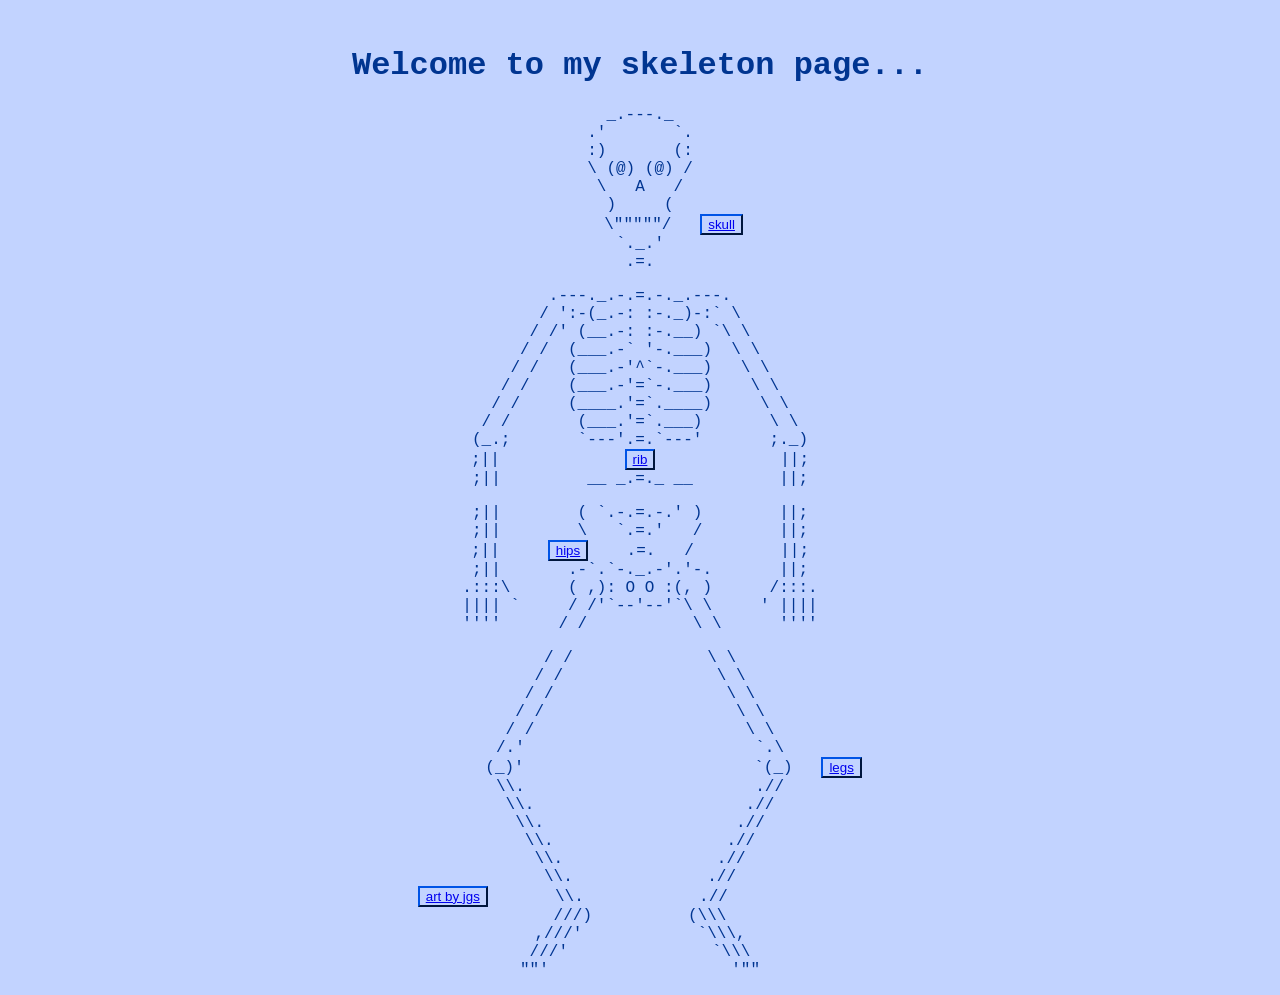
<file: Week2/index.html>
<!DOCTYPE html>
<html>
    <head>
        <title>Skeleton Website</title>
    </head>
    <body style="background-color: #c2d3ff; color: #003591; font-family: 'Courier New', Courier, monospace;">
    <br>
    <h1 style="text-align: center;">
        Welcome to my skeleton page...
    </h1>

    <section class="skull" style="text-align: center;">
        <p id="skull1">   
            _.---._<br>
             .'   &nbsp; &nbsp; &nbsp;   `.<br>
             :) &nbsp;&nbsp;&nbsp;&nbsp;&nbsp; (:<br>
            \ (@) (@) /<br>
            \   &nbsp; A &nbsp;   /<br>
            )  &nbsp;&nbsp;&nbsp;   (<br>
            &nbsp; &nbsp; &nbsp; &nbsp;\"""""/ &nbsp; 
        <button id="skull2" style="background-color: transparent; border-color: #003591; color: #003591"><a href="https://en.wikipedia.org/wiki/Skull" target="_blank">skull</a></button>  <br>
            `._.'<br> 
            .=.
        </p>         
    </section>
    
    <section class="body" style="text-align: center;">
        <p id="body1">
            .---._.-.=.-._.---. <br>
            / ':-(_.-: :-._)-:` \<br>
            / /' (__.-: :-.__) `\ \<br>
            / /  &nbsp;(___.-` '-.___)&nbsp;  \ \<br>
            / / &nbsp;&nbsp;(___.-'^`-.___)&nbsp;&nbsp; \ \<br>
            / /&nbsp; &nbsp; (___.-'=`-.___) &nbsp; &nbsp;\ \<br>
            / / &nbsp; &nbsp; (____.'=`.____)&nbsp; &nbsp; &nbsp;\ \<br>
            / / &nbsp; &nbsp; &nbsp; (___.'=`.___)&nbsp; &nbsp; &nbsp; &nbsp;\ \<br>
            (_.; &nbsp; &nbsp; &nbsp; `---'.=.`---' &nbsp; &nbsp; &nbsp; ;._)<br>
            ;|| &nbsp; &nbsp; &nbsp; &nbsp; &nbsp; &nbsp;  
        <button id="body2" style="background-color: transparent; border-color: #003591; color: #003591"><a href="https://en.wikipedia.org/wiki/Rib" target="_blank">rib</a></button>  
            &nbsp; &nbsp; &nbsp; &nbsp; &nbsp; &nbsp; ||;<br>
            ;|| &nbsp; &nbsp; &nbsp; &nbsp; __  _.=._  __ &nbsp; &nbsp; &nbsp; &nbsp; ||; <br>
        </p>
    </section>
   
    <section class="hips" style="text-align: center;">
        <p id="hips1">
            ;||&nbsp; &nbsp; &nbsp; &nbsp; (&nbsp;`.-.=.-.'&nbsp;) &nbsp; &nbsp; &nbsp; &nbsp;||; <br>
            ;||&nbsp; &nbsp; &nbsp; &nbsp; \  &nbsp;  `.=.'  &nbsp;  /&nbsp; &nbsp; &nbsp; &nbsp; ||;<br>
            ;|| &nbsp; &nbsp;
        <button id="hips2" style="background-color: transparent; border-color: #003591; color: #003591"><a href="https://en.wikipedia.org/wiki/Hip" target="_blank">hips</a></button>
            &nbsp;&nbsp; .=. &nbsp; / &nbsp; &nbsp; &nbsp; &nbsp; ||; <br>
            ;||&nbsp; &nbsp; &nbsp; &nbsp;.-`.`-._.-'.'-.&nbsp; &nbsp; &nbsp; &nbsp;||; <br>
            .:::\ &nbsp; &nbsp; &nbsp;( ,): O O :(, )&nbsp; &nbsp; &nbsp; /:::. <br>
            |||| `&nbsp; &nbsp; &nbsp;/ /'`--'--'`\ \&nbsp; &nbsp; &nbsp;' |||| <br>
            ''''&nbsp; &nbsp; &nbsp; / /&nbsp; &nbsp; &nbsp; &nbsp; &nbsp; &nbsp;\ \&nbsp; &nbsp; &nbsp; '''' <br>
        </p>
    </section>

    <section class="legs" style="text-align: center;">
        <p id="legs1">
            / /&nbsp; &nbsp; &nbsp; &nbsp; &nbsp; &nbsp; &nbsp; \ \<br>
            / /&nbsp; &nbsp; &nbsp; &nbsp; &nbsp; &nbsp; &nbsp; &nbsp; \ \<br>
            / / &nbsp; &nbsp; &nbsp; &nbsp; &nbsp; &nbsp; &nbsp; &nbsp; &nbsp;\ \<br>
            / / &nbsp; &nbsp; &nbsp; &nbsp; &nbsp; &nbsp; &nbsp; &nbsp; &nbsp; &nbsp;\ \<br>
            / / &nbsp; &nbsp; &nbsp; &nbsp; &nbsp; &nbsp; &nbsp; &nbsp; &nbsp; &nbsp; &nbsp;\ \<br>
            /.' &nbsp; &nbsp; &nbsp; &nbsp; &nbsp; &nbsp; &nbsp; &nbsp; &nbsp; &nbsp; &nbsp; &nbsp;`.\<br>
            &nbsp; &nbsp; &nbsp; &nbsp;(_)' &nbsp; &nbsp; &nbsp; &nbsp; &nbsp; &nbsp; &nbsp; &nbsp; &nbsp; &nbsp; &nbsp; &nbsp;`(_) &nbsp; 
    <button id="legs2" style="background-color: transparent; border-color: #003591; color: #003591"><a href="https://en.wikipedia.org/wiki/Human_leg" target="_blank">legs</a></button><br>
            \\. &nbsp; &nbsp; &nbsp; &nbsp; &nbsp; &nbsp; &nbsp; &nbsp; &nbsp; &nbsp; &nbsp; &nbsp;.//<br>
            \\. &nbsp; &nbsp; &nbsp; &nbsp; &nbsp; &nbsp; &nbsp; &nbsp; &nbsp; &nbsp; &nbsp;.//<br>
            \\. &nbsp; &nbsp; &nbsp; &nbsp; &nbsp; &nbsp; &nbsp; &nbsp; &nbsp; &nbsp;.//<br>
            \\. &nbsp; &nbsp; &nbsp; &nbsp; &nbsp; &nbsp; &nbsp; &nbsp; &nbsp;.//<br>
            \\. &nbsp; &nbsp; &nbsp; &nbsp; &nbsp; &nbsp; &nbsp; &nbsp;.//<br>
            \\. &nbsp; &nbsp; &nbsp; &nbsp; &nbsp; &nbsp; &nbsp;.//<br>
    <button id="legs3" style="background-color: transparent; border-color: #003591; color: #003591"><a href="https://www.asciiart.eu/art/2f32ee024b813131" target="_blank">art by jgs</button></a> &nbsp; &nbsp; &nbsp;
            \\. &nbsp; &nbsp; &nbsp; &nbsp; &nbsp; &nbsp;.// &nbsp; &nbsp; &nbsp; &nbsp; &nbsp; &nbsp; &nbsp;<br>
            ///) &nbsp; &nbsp; &nbsp; &nbsp; &nbsp;(\\\<br>
            ,///' &nbsp; &nbsp; &nbsp; &nbsp; &nbsp; &nbsp;`\\\,<br>
            ///'&nbsp; &nbsp; &nbsp; &nbsp; &nbsp; &nbsp; &nbsp; &nbsp;`\\\<br>
            ""' &nbsp; &nbsp; &nbsp; &nbsp; &nbsp; &nbsp; &nbsp; &nbsp; &nbsp; '""<br>
    </section>

    </body>
</html>
</file>
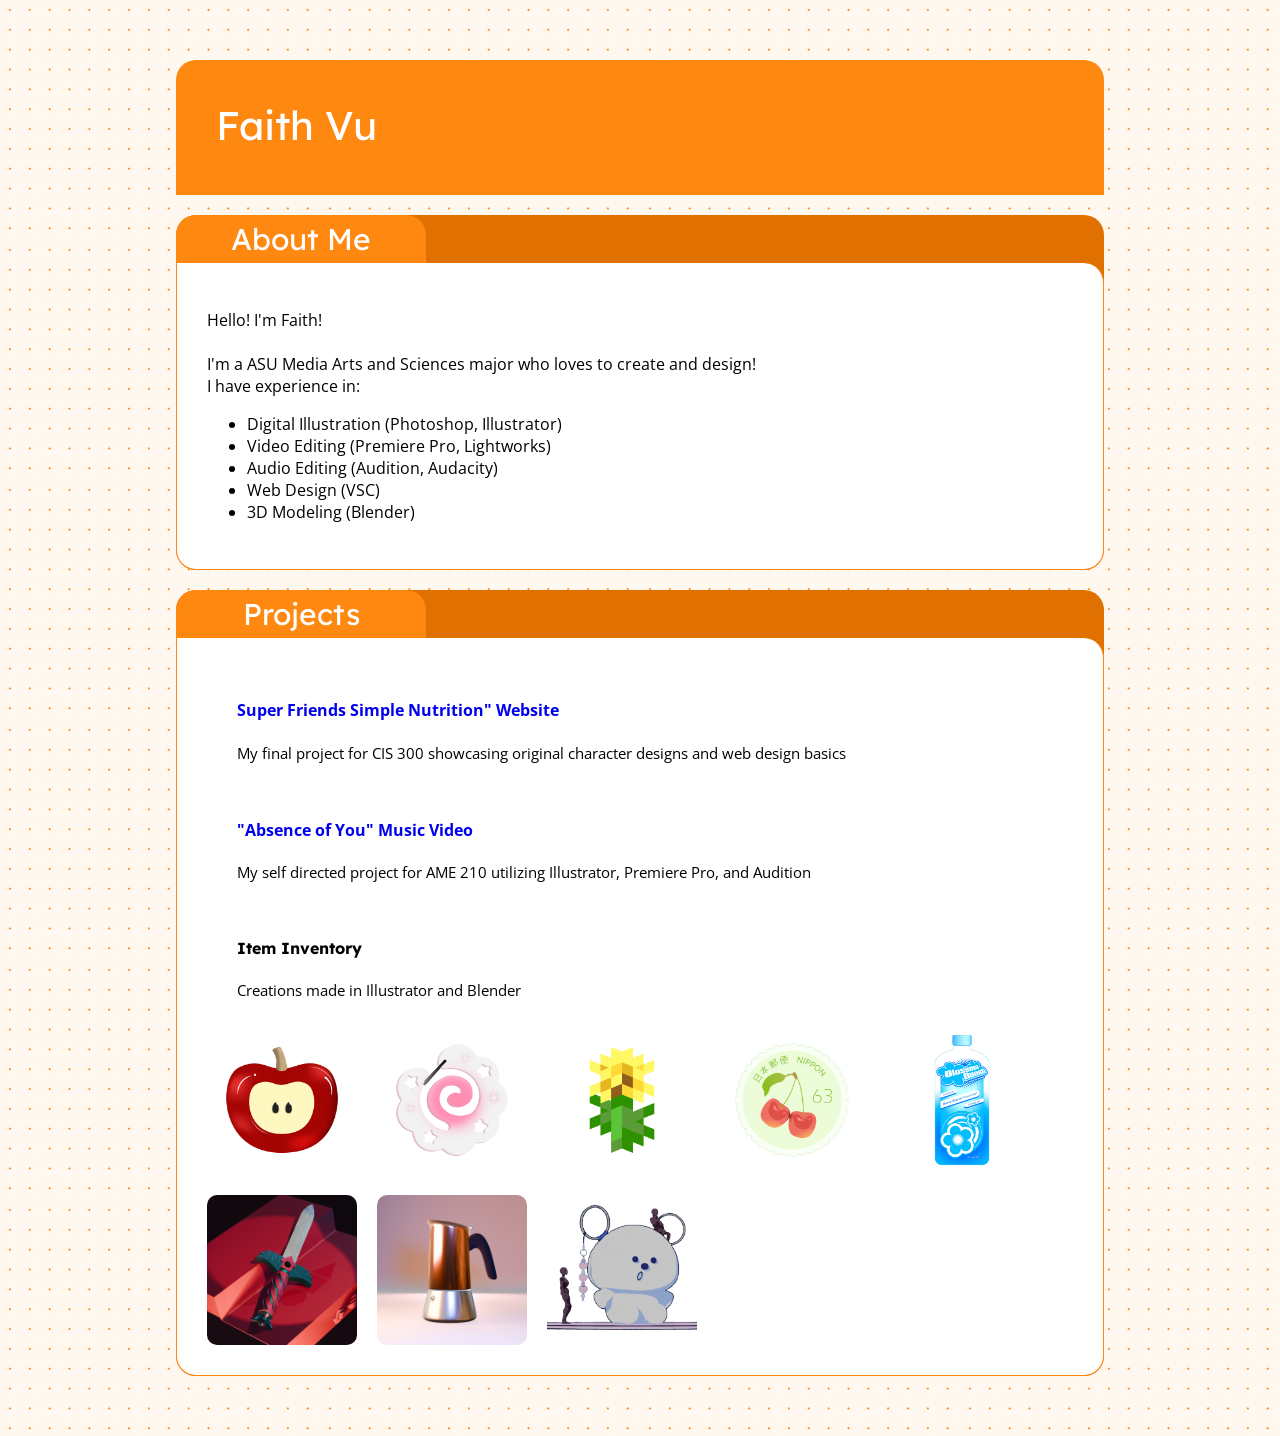
<file: Week3/index.html>
<!DOCTYPE html>
<html lang="en">
<head>
    <meta charset="UTF-8">
    <meta name="viewport" content="width=device-width, initial-scale=1.0">
    <title>Protfolio</title>
    <style>
        @import url('https://fonts.googleapis.com/css2?family=Lexend:wght@400;600;700&family=Open+Sans:wght@400&display=swap');
    </style>
    <link rel="stylesheet" href="styles.css">   
</head>

<body>
    <div id="wrapper">
        <header class="flow_front_header">
            Faith Vu
            <div class="wink">;)</div>
        </header>

        <div class="back-tab">
            <div class="tab">
                    <p class="window-title">About Me</p>
            </div>   
            <div class="white">
                <p>Hello! I'm Faith!<br><br>
                I'm a ASU Media Arts and Sciences major who loves to create and design! <br>
                I have experience in:
                    <ul>
                    <li>Digital Illustration (Photoshop, Illustrator)</li>
                    <li>Video Editing (Premiere Pro, Lightworks)</li>
                    <li>Audio Editing (Audition, Audacity)</li>
                    <li>Web Design (VSC)</li>
                    <li>3D Modeling (Blender)</li>
                    </p>
            </div>
        </div>
            
        <div class="back-tab">
            <div class="tab"> 
                <p class="window-title">Projects</p>
            </div> 
            <div class="white">
                <section class="projects" id="super">
                    <h4><a href="https://faithevu.github.io/" target="_blank">Super Friends Simple Nutrition" Website</a></h4>
                    <p>My final project for CIS 300 showcasing original character designs and web design basics</p>
                </section>
               
                <section class="projects" id="video">
                    <h4><a href="https://drive.google.com/file/d/14I64tSGKcCohI3XY1XJ-_WvQZpNyq6kA/view?usp=sharing" target="_blank">"Absence of You" Music Video</a></h4>
                    <p>My self directed project for AME 210 utilizing Illustrator, Premiere Pro, and Audition</p>
                </section>

            <section class="projects" id="items">
                    <h4>Item Inventory</h4>
                    <p>Creations made in Illustrator and Blender</p>
            </section>
                
                <div class="flow_front">
                    <section>
                        <div class="transition" id="apple">
                            <h6 class="h6">apple</h6></div>
                    </section>
                    <section>
                        <div id="fish">
                            <h6 class="h6">fish</h6></div>
                    </section>
                    <section>
                        <div id="flower">
                            <h6 class="h6">flower</h6></div>
                    </section>
                    <section>
                        <div id="stamp">
                            <h6 class="h6">stamp</h6></div>
                    </section>
                    <section>
                        <div id="drink">
                            <h6 class="h6">drink</h6></div>
                    </section>
                    <section>
                        <div id="knife">
                            <h6 class="h6">knife</h6></div>
                    </section>
                    <section>
                        <div id="coffee">
                            <h6 class="h6">coffee</h6></div>
                    </section>
                    <section>
                        <div id="plush">
                            <h6 class="h6">plush</h6></div>
                    </section>
                </div>
            </div>
        </div>
    </div>

</body>
</html>
</file>
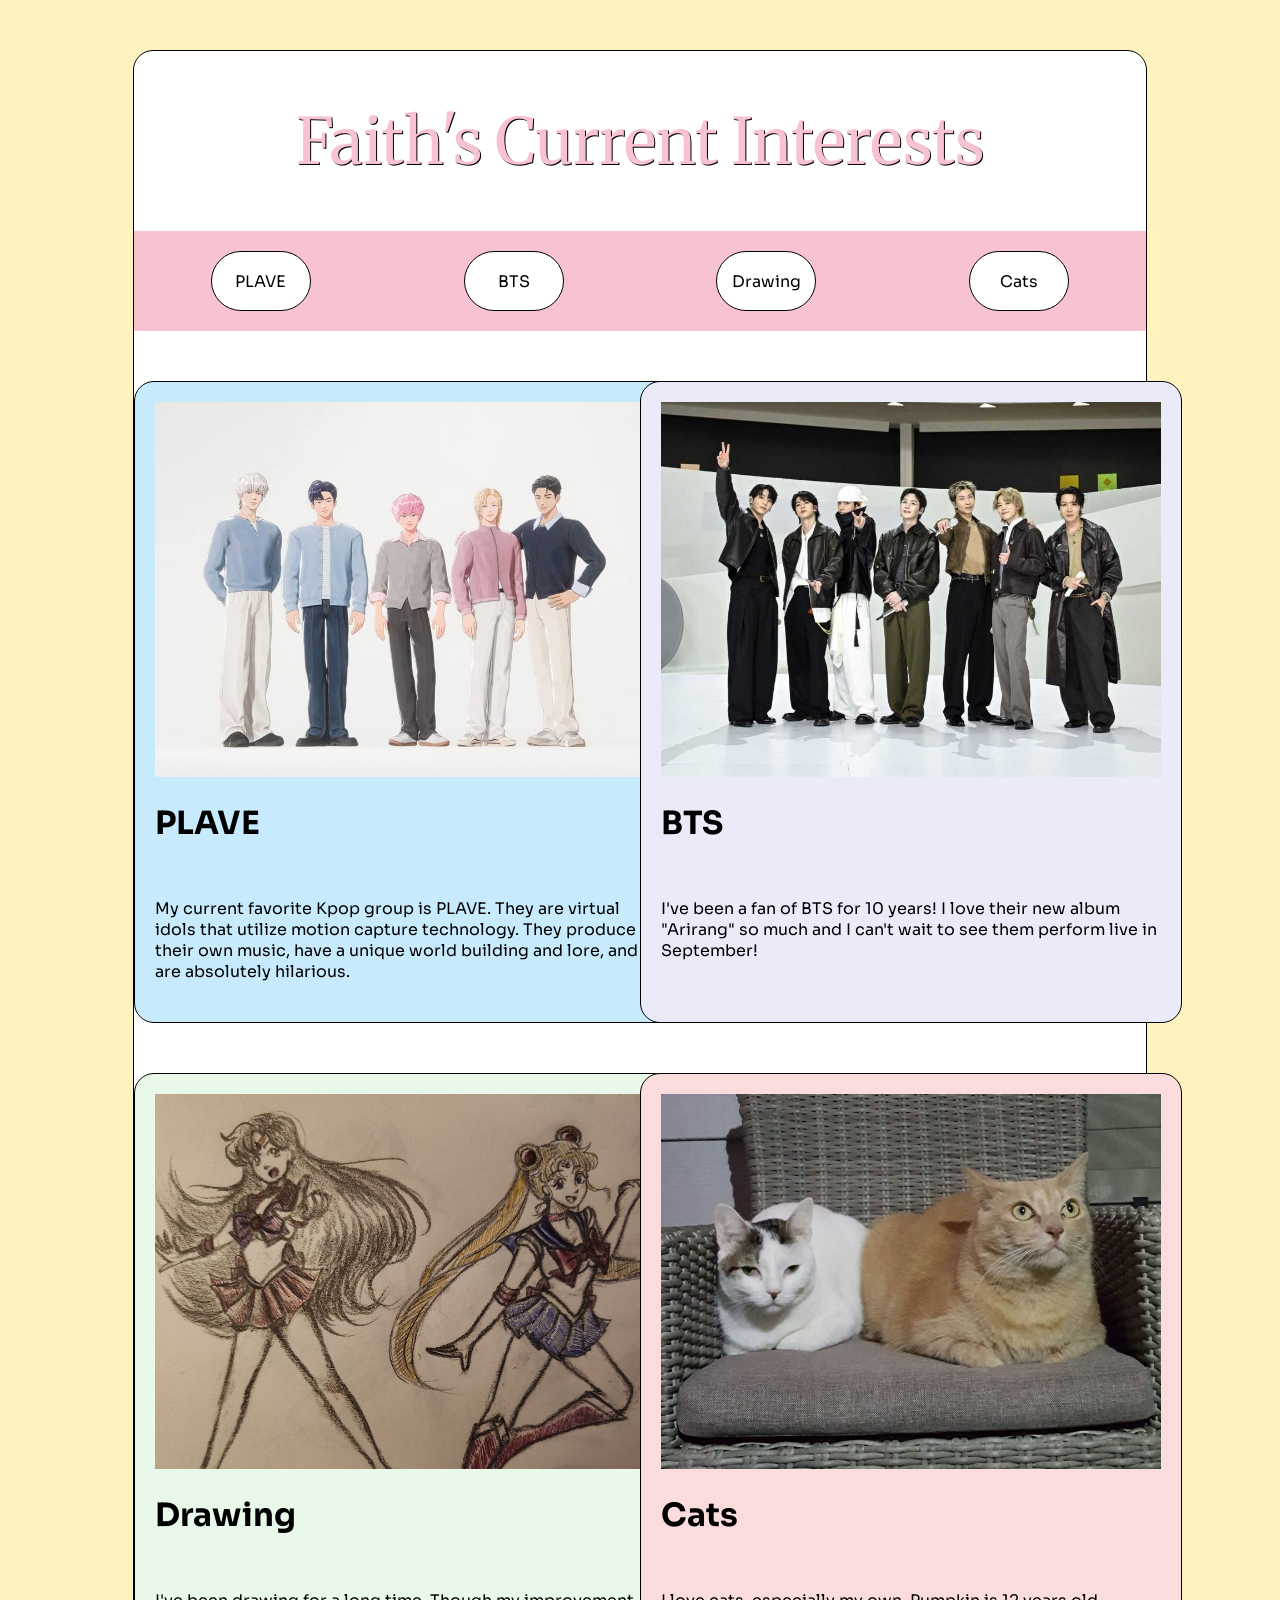
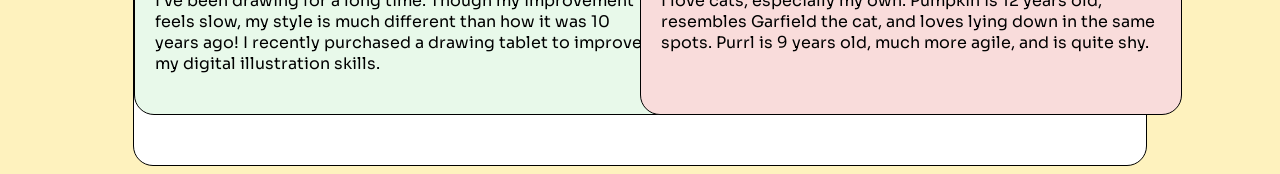
<file: Week4/index.html>
<!DOCTYPE html>
<html lang="en">
<head>
    <meta charset="UTF-8">
    <meta name="viewport" content="width=device-width, initial-scale=1.0">
    <title>My Interests</title>
    <style>
        @import url('https://fonts.googleapis.com/css2?family=Merriweather:wght@400;700&family=Playfair+Display:wght@400;600&family=Sora:wght@400&display=swap');
    </style>
    <link rel="stylesheet" href="styles.css">
</head>

<body>
    <div id="wrapper"> 
        <header>
            Faith's Current Interests
        </header>
        <nav>
          <button>PLAVE</button>
          <button>BTS</button>
          <button>Drawing</button>
          <button>Cats</button>
        </nav>
<div id="main">
    <!-- PLAVE -->
        <div class="card" id="plave">  
            <img class="image-container" src="./assets/plave.jpg" alt="PLAVE">
            <h1><a href="https://vlast.com/plave/" target="_blank">PLAVE</a></h1>
            <p>My current favorite Kpop group is PLAVE. They are virtual idols that utilize motion capture technology. They produce their own music, have a unique world building and lore, and are absolutely hilarious.</p>
        </div>

    <!-- BTS -->
        <div class="card" id="bts">
            <img class="image-container" src="./assets/bts.jpg" alt="BTS">
            <h1><a href="https://ibighit.com/en/bts/profile/" target="_blank">BTS</a></h1>
            <p>I've been a fan of BTS for 10 years! I love their new album "Arirang" so much and I can't wait to see them perform live in September!</p>
        </div>

    <!-- Drawing -->
        <div class="card" id="drawing">
            <img class="image-container" src="./assets/drawing.jpg" alt="Drawing">
            <h1><a href="https://www.famsf.org/learn-engage/read-watch-listen/6-reasons-to-sketch" target="_blank">Drawing</a></h1>
            <p>I've been drawing for a long time. Though my improvement feels slow, my style is much different than how it was 10 years ago! I recently purchased a drawing tablet to improve my digital illustration skills.</p>
        </div>

    <!-- Cats -->   
        <div class="card" id="cats">
            <img class="image-container" src="./assets/cats.jpg" alt="Cats">
            <h1><a href="https://www.youtube.com/watch?v=wFZHP2dsPmU" target="_blank">Cats</a></h1>
            <p>I love cats, especially my own. Pumpkin is 12 years old, resembles Garfield the cat, and loves lying down in the same spots. Purrl is 9 years old, much more agile, and is quite shy.</p>
        </div>
    </div>
</div>
</body>

</html>
</file>
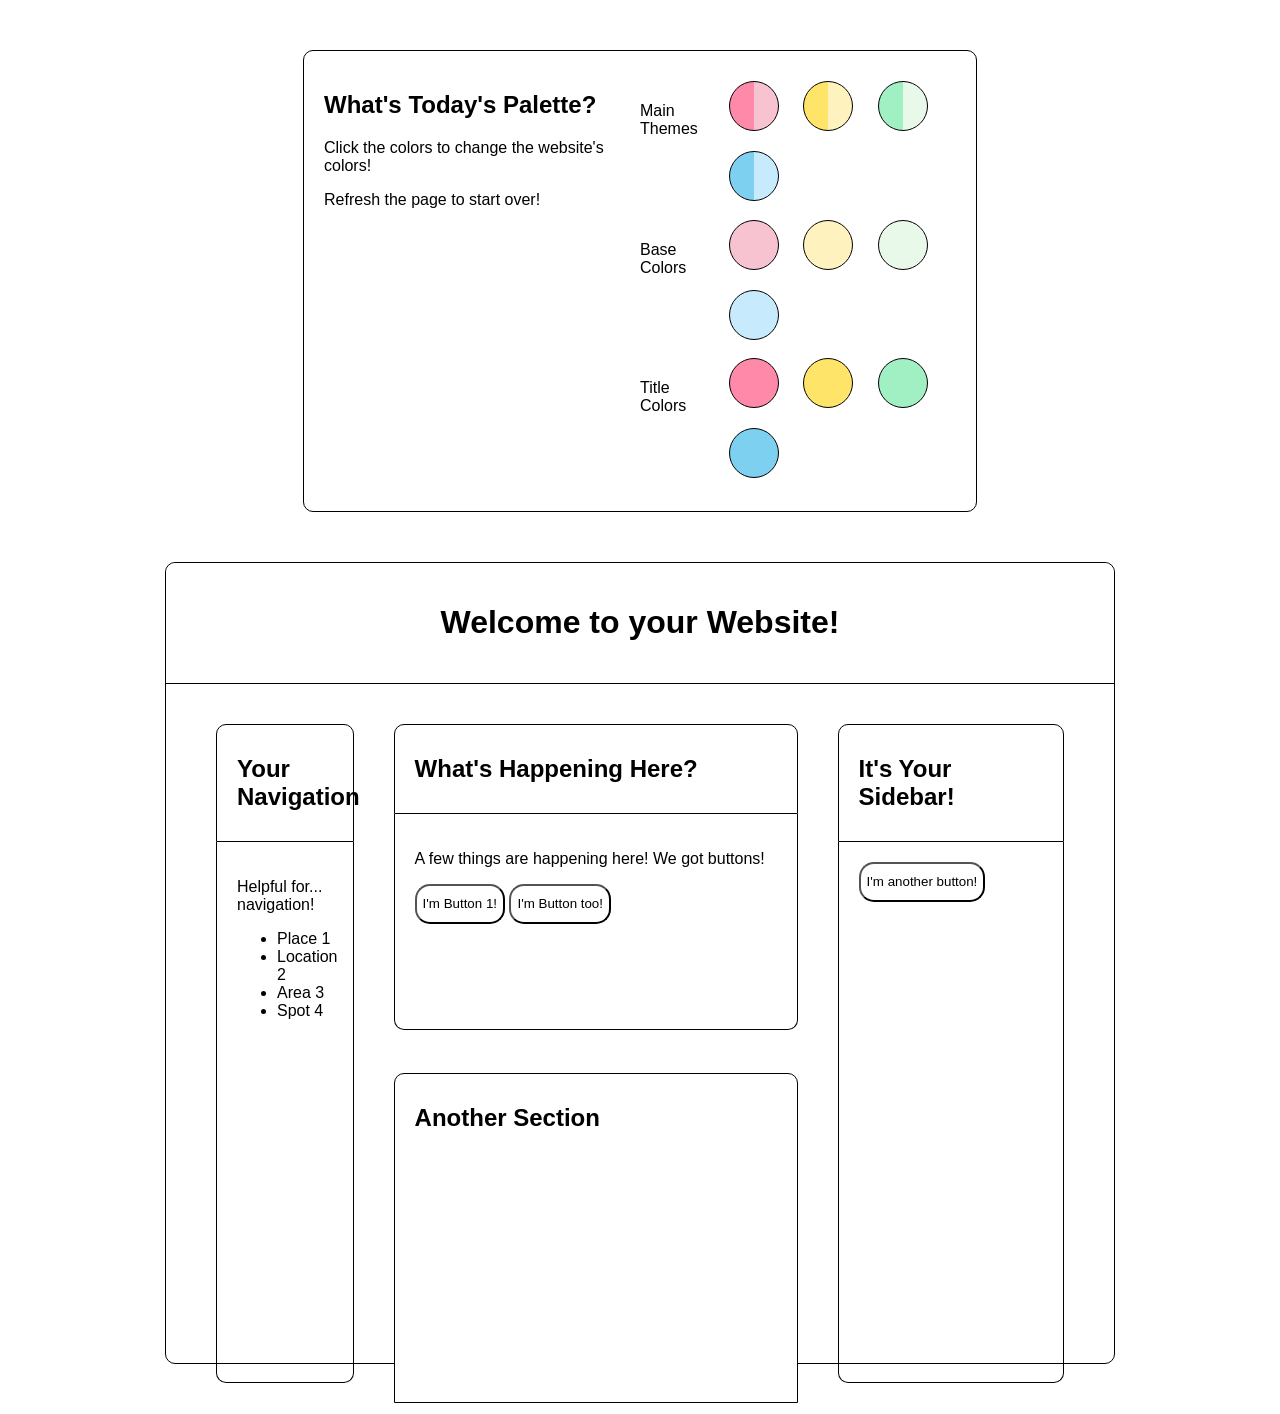
<file: Week6/index.html>
<!DOCTYPE html>
<html lang="en">
<head>
    <meta charset="UTF-8">
    <meta name="viewport" content="width=device-width, initial-scale=1.0">
    <title>Your Palette</title>
    <link rel="stylesheet" href="hw.css">
</head>

<body>

        <div class="section" id="palette-menu">
            <div><h2>What's Today's Palette?</h2>
                <p>Click the colors to change the website's colors!</p>
                <p>Refresh the page to start over!</p>
            </div>
            <div id="palette-choices">
                    <p>Main Themes</p>
                <div>  
                    <button id="pink"></button>
                    <button id="yellow"></button>
                    <button id="green"></button>
                    <button id="blue"></button>
                </div>
                <p>Base Colors</p>
                <div>
                    <button id="base-pink"></button>
                    <button id="base-yellow"></button>
                    <button id="base-green"></button>
                    <button id="base-blue"></button>
                </div>
                <p>Title Colors</p>
                <div>
                    <button id="accent-pink"></button>
                    <button id="accent-yellow"></button>
                    <button id="accent-green"></button>
                    <button id="accent-blue"></button>
                </div>
             </div>
        </div>

    <div id="wrapper">
    <div id="header-container">
        <header>
            <h1 id="welcome">Welcome to your Website!</h1>
        </header>
    </div>
        

    <div id="main">

        <div>
            <div class="title-container">
            <h2>Your Navigation</h2>
            </div>
            <div class="sections" id="nav">
            <p> Helpful for... navigation!</p>
                <ul>
                <li>Place 1</li>
                <li>Location 2</li>
                <li>Area 3</li>
                <li>Spot 4</li>
            </ul>
            </div>
        </div>


        <div id="mid">
            <div>
                <div class="title-container">
                    <h2>What's Happening Here?</h2></div>
                <div class="sections">
                <p>A few things are happening here! We got buttons!</p>
                <button class="buttons">I'm Button 1!</button>
                <button class="buttons">I'm Button too!</button>
            </div> 
            </div>
            
            <div class="title-container">
                <h2>Another Section</h2>
                <div></div>
            </div>
        </div>

        <div >
            <div class="title-container">
                <h2>It's Your Sidebar!</h2>
            </div>
            <div class="sections" id="side">
            <button class="buttons">I'm another button!</button>
            <p id="fortune"></p>
            </div>
            
        </div>

    </div>

</div>

<script src="main.js"></script>

</body>

</html>
</file>
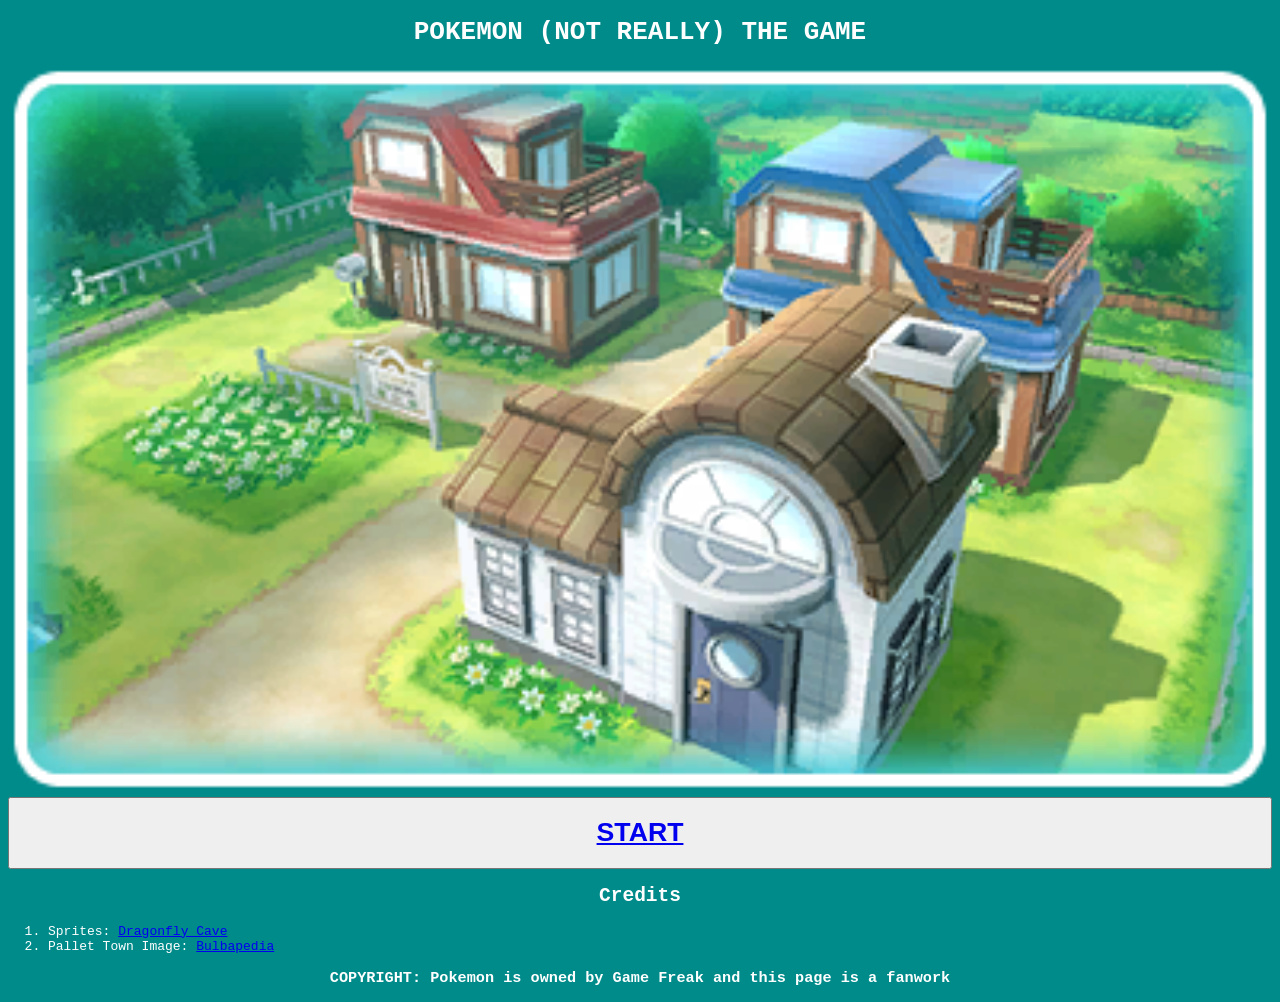
<file: Week2/ourfirstgame/index.html>
<!DOCTYPE html>

<html>

<head>
    <title>OUR FIRST GAME</title>
</head>

<body style="background-color: darkcyan; color: white; font-family: monospace;" >
   
    <h1 style="color: white; text-align: center; font-family: monospace;">POKEMON (NOT REALLY) THE GAME</h1>
   
    <img src="./assets\Pallet_Town_PE.png" aria-label="an image of Pallet Town from Pokemon" style="width:100%"></img>

<button class="start-button" style="width: 100%">
    <h1 style="text-align: center;"><a href="./game.html">START</a></h1>
</button>

    <section id="Credits">
        <h2 style="text-align: center;">Credits</h2>
        <ol>
            <li>Sprites: <a href="https://www.dragonflycave.com/resources/sprite-generator/">Dragonfly Cave</a></li>
            <li>Pallet Town Image: <a href="https://bulbapedia.bulbagarden.net/wiki/Pallet_Town">Bulbapedia</a></li>
        </ol>

    </section>

    <h3 style="color: white; text-align: center; font-family: monospace;">COPYRIGHT: Pokemon is owned by Game Freak and this page is a fanwork</h3>

</body>

</html>
</file>
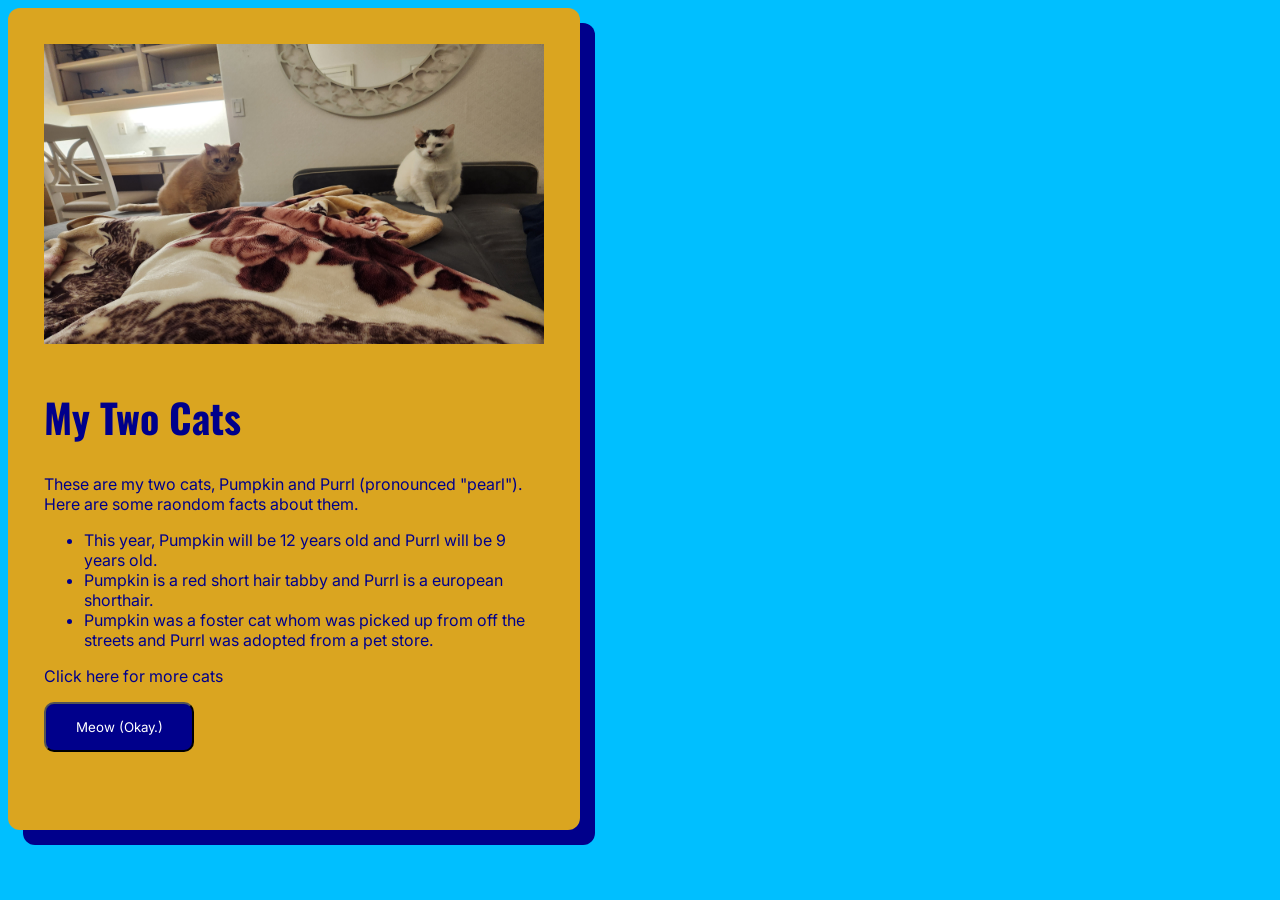
<file: Week3/hw.html>
<!DOCTYPE html>
<html lang="en">
<head>
    <meta charset="UTF-8">
    <meta name="viewport" content="width=device-width, initial-scale=1.0">
    <title>Cats</title>
    <style>
        @import url('https://fonts.googleapis.com/css2?family=Oswald:wght@400;700&family=Inter:wght@400;600&display=swap');
    </style>
    <link rel="stylesheet" href="hw.css">
</head>

<body>
    <div class="card">
        <img class="image-container" src="./assets/cats.jpg" alt="cats">
        <h1>My Two Cats</h1>
        <p>These are my two cats, Pumpkin and Purrl (pronounced "pearl"). <br>Here are some raondom facts about them.</p>
        <ul>
            <li>This year, Pumpkin will be 12 years old and Purrl will be 9 years old.</li>
            <li>Pumpkin is a red short hair tabby and Purrl is a european shorthair.</li> 
            <li>Pumpkin was a foster cat whom was picked up from off the streets and Purrl was adopted from a pet store.</li>
        </ul>
        <p>Click here for more cats</p>
    <button class="button"><a href="https://www.reddit.com/r/cat/" target="_blank">Meow (Okay.)</a></button>

    </div>
</body>

</html>
</file>
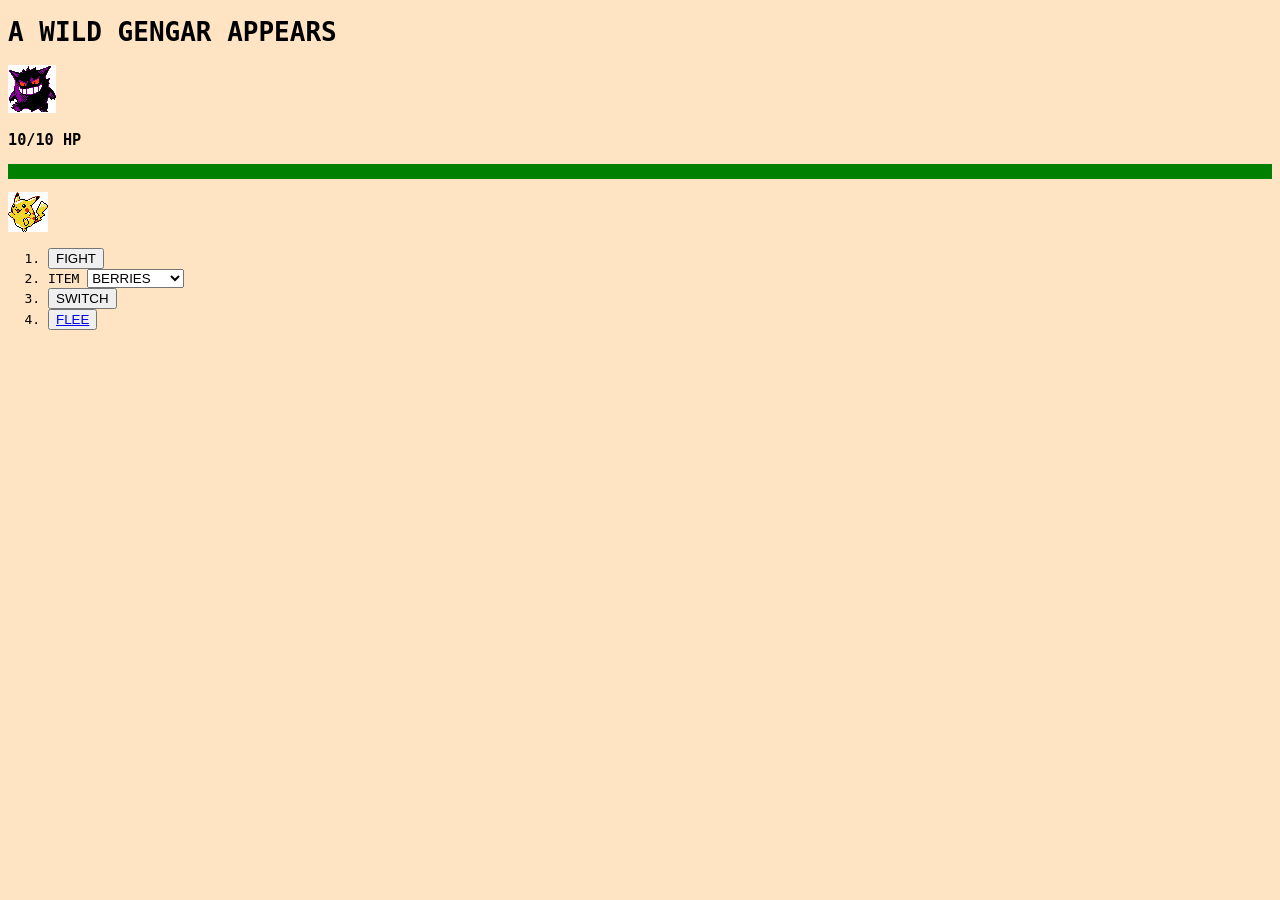
<file: Week2/ourfirstgame/game.html>
<!DOCTYPE html>
<html>
    <head>
    <title>My Favorite Pokemon</title>   
    </head>

    <body id="battle" style="background-color: bisque; font-family: monospace;">
        <h1 id="gengar">A WILD GENGAR APPEARS</h1>
        <section class="gengar">
            <img src="./assets/gengar.png"></img>
            <h3>10/10 HP</h3>
        </section>
        <div style="background-color: green;"><p><p><p>&nbsp;</p></div>
        <section class="pikachu"></section>
            <img src="./assets/pikachu.png"></img>
            <ol>
                <li><button>FIGHT</button></li>
                <li><label id="item" for="item-select">ITEM</label>
                    <select id="item-select">
                        <option value="berries">BERRIES</option>
                        <option value="lemonade">LEMONADE</option>
                    </select>
                </li>
                <li><button>SWITCH</button></li>
                <li><button><a href="./index.html">FLEE</a></button></li>
            </ol>
        </section>
    </body>
</html>
</file>
<file: Week3/styles.css>
* {
    --base-orange: #ff8811ff;
    --chocolate: #E07000;
    --base-white: #fff8f0ff;
    --pearl-aqua: #9dd9d2ff;
    --space-indigo: #392f5aff;
    font-family: "Open Sans", sans-serif;
} 

#wrapper {
    width: 80%;
    margin: auto;
}

body {
    background-image: url('./assets/bg2.png');
    background-size: 25%;
    margin: 60px;
}

/* header */

.flow_front_header {
    display: flex;
    flex-wrap: wrap;
    justify-content: space-between;
}

header {
    background-color: var(--base-orange);
    border-radius: 20px 20px 0px 0px;
    margin-bottom: 20px;
    padding: 40px;
    font-family: "Lexend", sans-serif;
    font-size: 40px;
    color: white;
    transition: all 0.2s ease;
}

.wink {
    margin-left: 300px;
    color: rgb(255, 255, 255, 0);
    transition: 0.1s ease;
}

.wink:hover {
    color: rgb(255, 255, 255, 0.5);
} 

header:hover {
    box-shadow: 0px 0px 10px var(--base-orange);

    
}


/* main section windows */

.back-tab {
    background-color: var(--chocolate);
    border-radius: 20px;
    transition: 0.2s ease;
}

.back-tab:hover {
    box-shadow: 0px 0px 5px var(--chocolate);
}

.tab {
    background-color: var(--base-orange);
    width: 250px;
    border-radius: 20px 20px 0px 0px;
    margin-top: 20px;
}

.window-title {
    font-family: "Lexend", sans-serif;
    text-align: center;
    color: white;
    font-size: 30px;
    padding: 5px 20px;
    margin: 0px;
}

.white {
    background-color: white;
    padding: 30px;
    margin: 0px;
    border-radius: 0px 20px 20px 20px;
    border-right: solid 1px var(--base-orange);
    border-bottom: solid 1px var(--base-orange);
    border-left: solid 1px var(--base-orange);
} 

/* projects */

.projects {
    padding: 10px 30px;
}

.projects a {
    text-decoration: none;
}

.projects a:hover {
    text-decoration: underline;
}

.projects p {
    font-size: 15px;
}

h4 {
    font-family: "Lexend", sans-serif;
}

/* inventory */

.flow_front {
    max-width: 1500px;
    display: flex;
    flex-wrap: wrap;
    gap: 20px;
}

#apple {
    background-image: url('./assets/apple.png');
    background-size: contain;
    width: 150px;
    height: 150px;
    border-radius: 10px;
    transition: all 0.5s ease;
}

#fish {
    background-image: url('./assets/fish.png');
    background-size: contain;
    width: 150px;
    height: 150px;
    border-radius: 10px;
    transition: all 0.5s ease;
}

#flower {
    background-image: url('./assets/flower.png');
    background-size: contain;
    width: 150px;
    height: 150px;
    border-radius: 10px;
    transition: all 0.5s ease;
}

#stamp {
    background-image: url('./assets/stamp.png');
    background-size: contain;
    width: 150px;
    height: 150px;
    border-radius: 10px;
    transition: all 0.5s ease;
}


#drink {
    background-image: url('./assets/VuSportsDrinkLabel.jpg');
    background-size: contain;
    width: 150px;
    height: 150px;
    border-radius: 10px;
    transition: all 0.5s ease;
}

#knife {
    background-image: url('./assets/knife.png');
    background-size: contain;
    width: 150px;
    height: 150px;
    border-radius: 10px;
    transition: all 0.5s ease;
}

#coffee {
    background-image: url('./assets/4.png');
    background-size: contain;
    width: 150px;
    height: 150px;
    border-radius: 10px;
    transition: all 0.5s ease;
}

#plush {
    background-image: url('./assets/plush.png');
    background-size: contain;
    width: 150px;
    height: 150px;
    border-radius: 10px;
    transition: all 0.5s ease;
}

/* transitions */

#apple:hover {
    translate: 0px -10px;
    box-shadow: 0px 0px 5px var(--base-orange);
}

#fish:hover {
    translate: 0px -10px;
    box-shadow: 0px 0px 5px var(--base-orange);
}

#flower:hover {
    translate: 0px -10px;
    box-shadow: 0px 0px 5px var(--base-orange);
}

#stamp:hover {
    translate: 0px -10px;
    box-shadow: 0px 0px 5px var(--base-orange);
} 

#drink:hover {
    translate: 0px -10px; 
    box-shadow: 0px 0px 5px var(--base-orange);
} 

#knife:hover {
    translate: 0px -10px; 
    box-shadow: 0px 0px 5px var(--base-orange);
} 

#coffee:hover {
    translate: 0px -10px; 
    box-shadow: 0px 0px 5px var(--base-orange);
} 

#plush:hover {
    translate: 0px -10px;   
    box-shadow: 0px 0px 5px var(--base-orange);
}

.h6 {
    display: none;
}
</file>
<file: Week4/styles.css>
* {
    --moon_yellow: #fef2be;
    --apple-red: #f9dcdb;
    --blosson-pink: #f8c3d1;
    --plave-blue: #c7eafc;
    --bts-purple:#ebeaf8;
    --mint-green: #e8f9ea;
    font-family: "Sora", sans-serif;
    font-size: 16px;
}

body {
    background-color: var(--moon_yellow);
}

#wrapper { 
    width: 80%;
    margin: auto;
    margin-top: 50px;
    background-color: white;
    border: 1px solid black;
    border-radius: 20px;
}

header {
    margin: 50px;
    text-align: center;
    color: var(--blosson-pink);
    font-size: 4rem;
    font-family: "Merriweather", serif;
    text-shadow: 1px 1px black;
}

nav {
    position: sticky;
    top: 0;
    background-color: var(--blosson-pink);
    height: 100px;
    display: flex;
    flex-direction: row;
    justify-content:space-around;
    align-items: center;
    margin-bottom: 50px;
    z-index: 30;
}

nav button { 
    height: 60px;
    width: 100px;
    background-color: white;
    border: 1px solid black;
    color: black;
    border-radius: 30px;
    font-size: 1em;
    transition: all 0.5s ease;
}

nav button:hover {
    box-shadow: 0px 0px 20px white;
    font-weight: bold;
    cursor: pointer;
}

#main {
    display: grid;
    grid-template-columns: 50% 50%;
    grid-template-rows: 50% 50%;
    align-items: center;
}

.card { 
    width: 500px;
    height: 600px;
    margin: auto;
    margin-bottom: 50px;
    border: 1px solid black;
    border-radius: 20px;
    display: grid;
    grid-template-rows: 65% 15% 35%;
    transition: all 0.5s ease;
}

.card:hover {
    translate: 0px -10px;
}

.image-container {
    width: 100%;
}

a {
    color: black;
    text-decoration: none;
    font-size: 2em;
}

a:hover {
    text-decoration: underline;
}

#plave { 
    background-color: var(--plave-blue);
    padding: 20px;
}

#bts {
    background-color: var(--bts-purple);
    padding: 20px;
}

#drawing {
    background-color: var(--mint-green);
    padding: 20px;
}

#cats {
    background-color: var(--apple-red);
    padding: 20px;
}

@media (max-width: 800px) {
    #main {
        display: flex;
        flex-direction: column;
        align-items: center;
    } 
     
    .card {
        width: 70%;
        display: grid;
        grid-template-rows: 55% 15% 30%;
    }
}
@media (max-width: 600px) {
    * {
        font-size: 12px;
    }

    #main {
        display: flex;
        flex-direction: column;
        align-items: center;
    } 
     
    nav button {
        width: 80px;
    }

    .card {
        width: 70%;
        height: 375px;
        display: grid;
        padding: 10px;
        grid-template-rows: 60% 15% 25%;
    }

    .image-container {
        height: 175px;
        object-fit: cover;
        object-position: center;
    }
}
</file>
<file: Week6/hw.css>
* {
    --blossom-pink: #f8c3d1;   
    --blossom-hue: #ff89a9;
    --moon-yellow: #fef2be;
    --moon-hue: #ffe46a;
    --mint-green: #e8f9ea;
    --mint-hue: #a1f0c3;
    --plave-blue: #c7eafc;
    --plave-hue: #7ed0f1;
    font-family: 'Arial', sans-serif;
}

body {
    background-color:white;
    overflow: hidden;
}


#palette-menu {
    width: 50%;
    background-color: white;
    border-radius: 10px;
    margin: 50px auto;
    display: grid;
    grid-template-columns: 50% 50%;
    justify-content: center;
}

#palette-choices {
    display: grid;
    justify-content: space-between;
    grid-template-columns: 25% 75%;
    grid-template-rows: 33% 33% 34%;
}

#palette-choices p {
    padding-top: 15px;
}

#palette-menu button {
    width: 50px;
    height: 50px;
    border: 1px solid black;
    border-radius: 50px;
    margin: 10px;
    transition: all 0.5s ease;
}

#palette-menu button:hover {
    translate: 0px -7px;
    cursor: pointer;
}

#pink {
    background-color: var(--blossom-pink);
    background-image: conic-gradient(var(--blossom-pink) 0deg, var(--blossom-pink) 180deg, var(--blossom-hue) 180deg, var(--blossom-hue) 270deg);
}
#yellow {
    background-color: var(--moon-yellow);
    background-image: conic-gradient(var(--moon-yellow) 0deg, var(--moon-yellow) 180deg, var(--moon-hue) 180deg, var(--moon-hue) 270deg);
}
#green{
    background-color: var(--mint-green);
    background-image: conic-gradient(var(--mint-green) 0deg, var(--mint-green) 180deg, var(--mint-hue) 180deg, var(--mint-hue) 270deg);
}
#blue{
    background-color: var(--plave-blue);
    background-image: conic-gradient(var(--plave-blue) 0deg, var(--plave-blue) 180deg, var(--plave-hue) 180deg, var(--plave-hue) 270deg);
}

#base-pink {
    background-color: var(--blossom-pink);
}
#base-yellow {
    background-color: var(--moon-yellow);
}
#base-green {
    background-color: var(--mint-green);
}
#base-blue {
    background-color: var(--plave-blue);
}

#accent-pink {
    background-color: var(--blossom-hue);
}
#accent-yellow {
    background-color: var(--moon-hue);
}
#accent-green {
    background-color: var(--mint-hue);
}
#accent-blue {
    background-color: var(--plave-hue);
}


#wrapper {
    width: 75%;
    height: 800px;
    background-color: white;
    border: solid black 1px;
    border-radius: 10px;
    margin: 50px auto;
}

#header-container {
    border-radius: 10px 10px 0px 0px;
    background-color:white;
    padding: 20px;
    text-align: center;
    margin-bottom: 10px;
    border-bottom: solid black 1px;
}

.title-container {
    border-radius: 10px 10px 0px 0px;
    background-color:white;
    border: 1px solid black;
    margin: 0 20px;
    padding: 10px;
    padding-left: 20px;
    justify-content: center;
}


#main {
    display: grid;
    grid-template-columns: 20% 50% 30%;
    justify-content: space-between;
    padding: 30px;
}

#nav {
    height: 500px;
}

#mid {
    display: grid;
    grid-template-rows: 50% 50%;
    gap: 20px;
}

#side {
    height: 500px;
}

.section {
    border: 1px solid black;
    border-radius: 0px 0px 10px 10px;
    padding: 20px;
    margin: 0 20px;
    min-height: 175px;
}

.sections {
    border: 1px solid black;
    border-top: 0px;
    border-radius: 0px 0px 10px 10px;
    padding: 20px;
    margin: 0 20px;
    min-height: 175px;
}

.buttons {
    width: auto;
    height: 40px;
    border-radius: 15px;
    background-color: white;
}
</file>
<file: Week3/hw.css>
* {
    font-family: "inter", sans-serif;
    color: darkblue;
}

body {
    background-color: deepskyblue;
}

.card { 
    background-color: goldenrod;
    width: 500px;
    height: 750px;
    padding: 36px;
    border-radius: 12px;
    box-shadow: 15px 15px darkblue;
}

.image-container {
    width: 100%;
    height: 300px;
    margin-bottom: 12px;
}

h1 {
    font-family: "Oswald", sans-serif;
    color:darkblue;
    font-size: 40px;
}

button {
    background-color: darkblue;
    color: white;
    width: 150px;
    height: 50px;
    border-radius: 10px;
}

a, a:visited{
    color: white;
    text-decoration: none;
}

a:hover {
    text-decoration: underline; 
}
</file>
